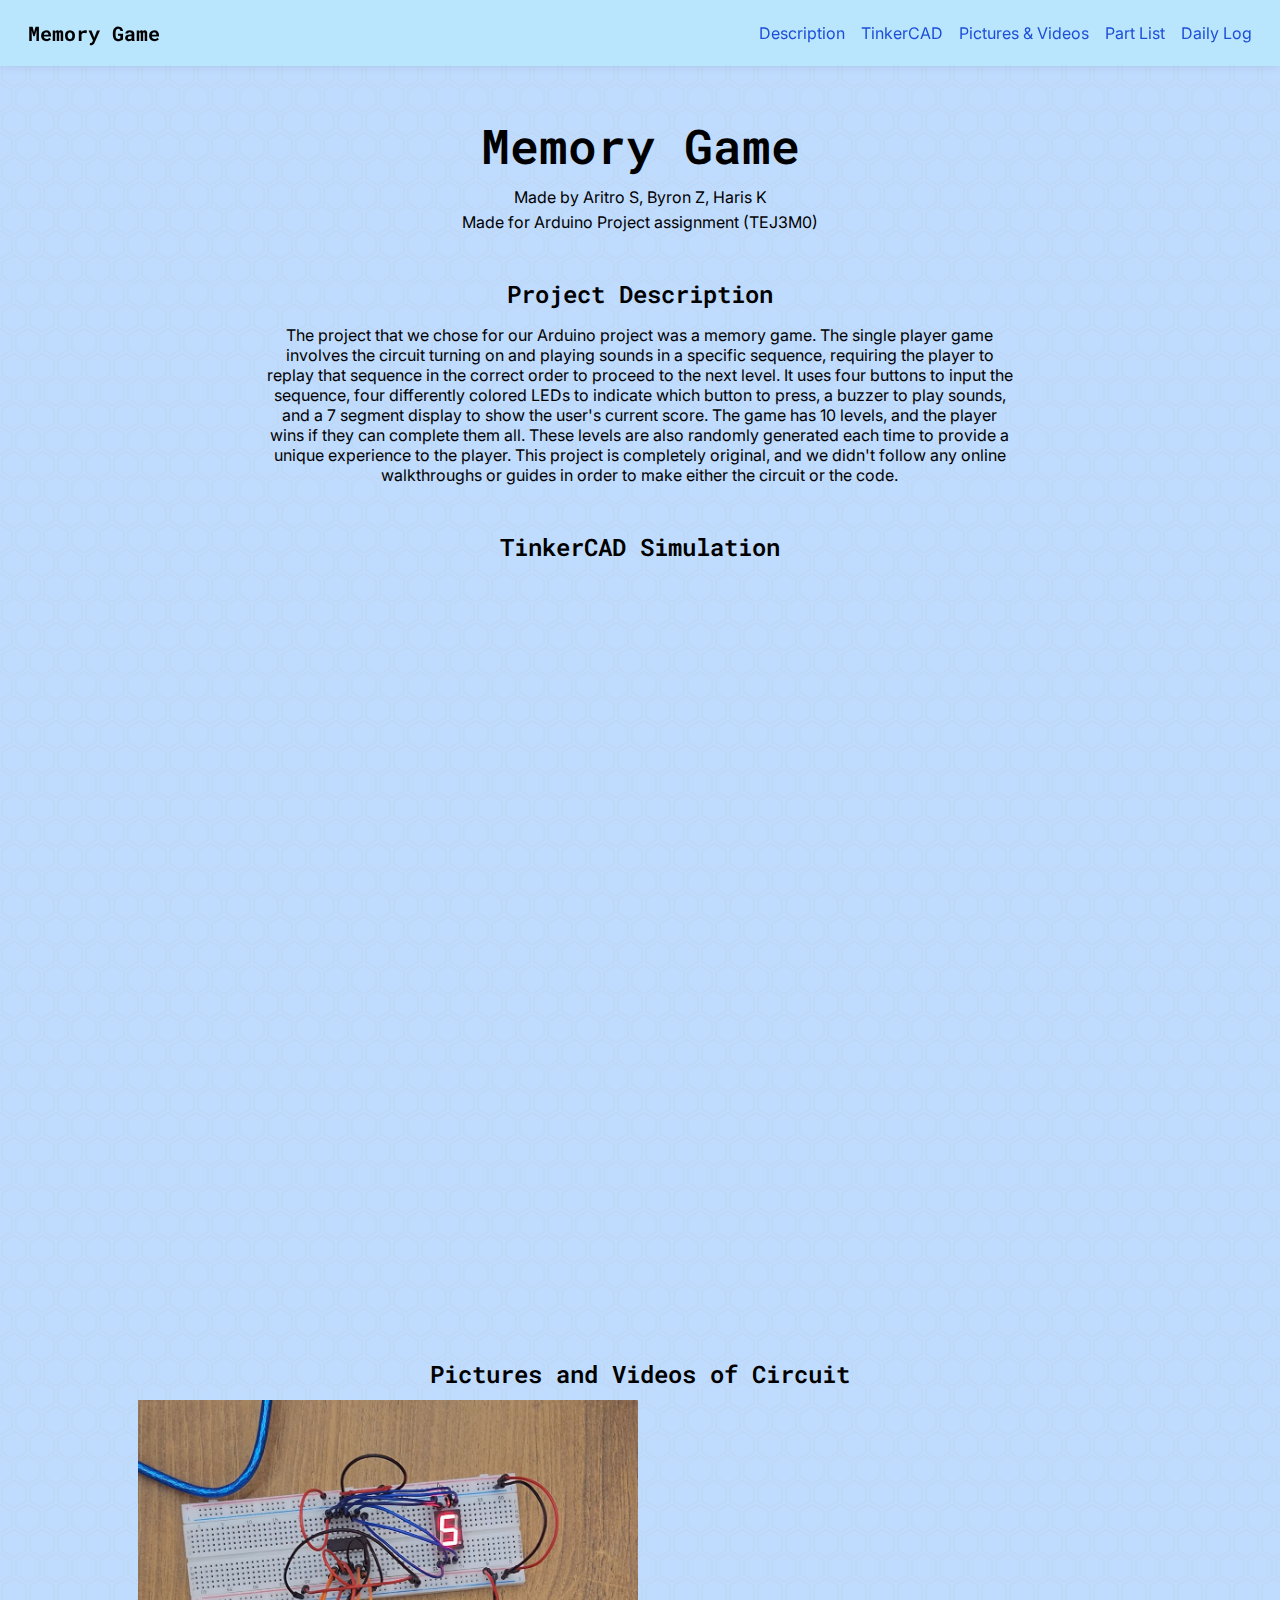
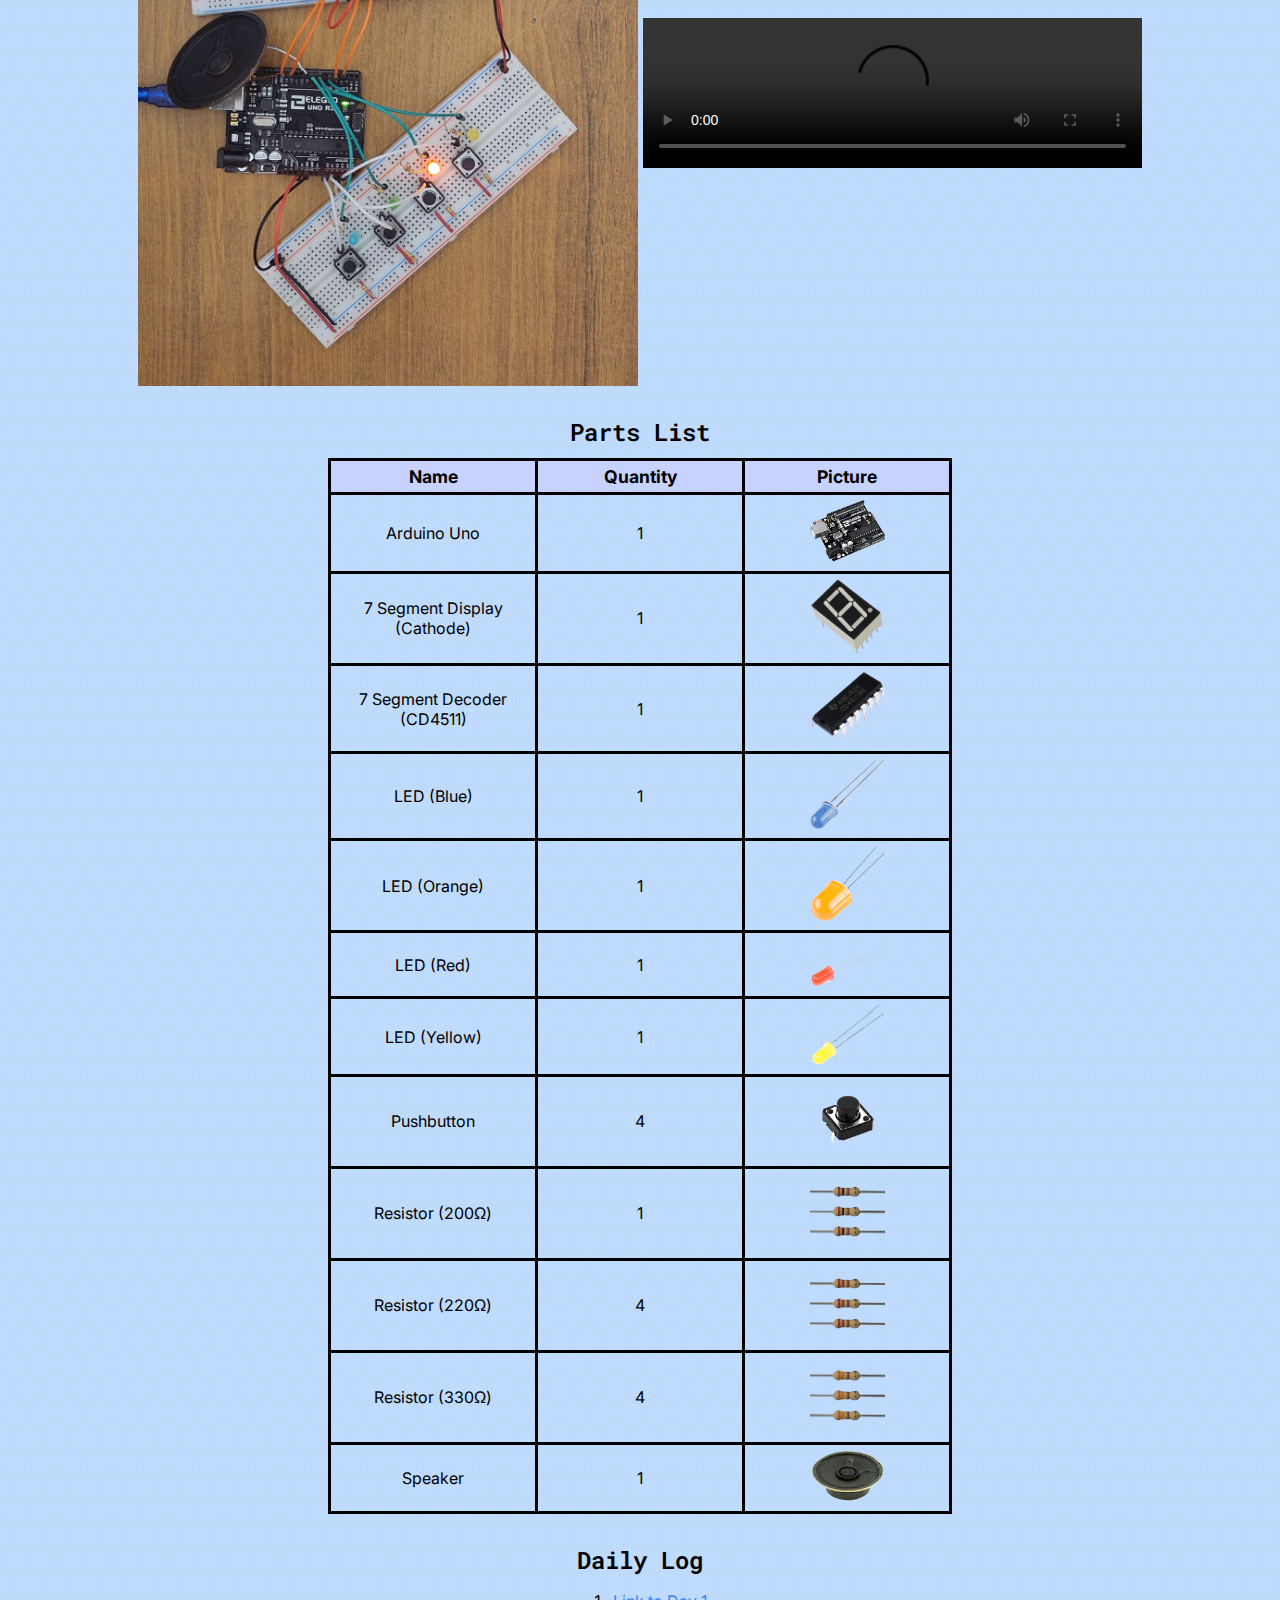
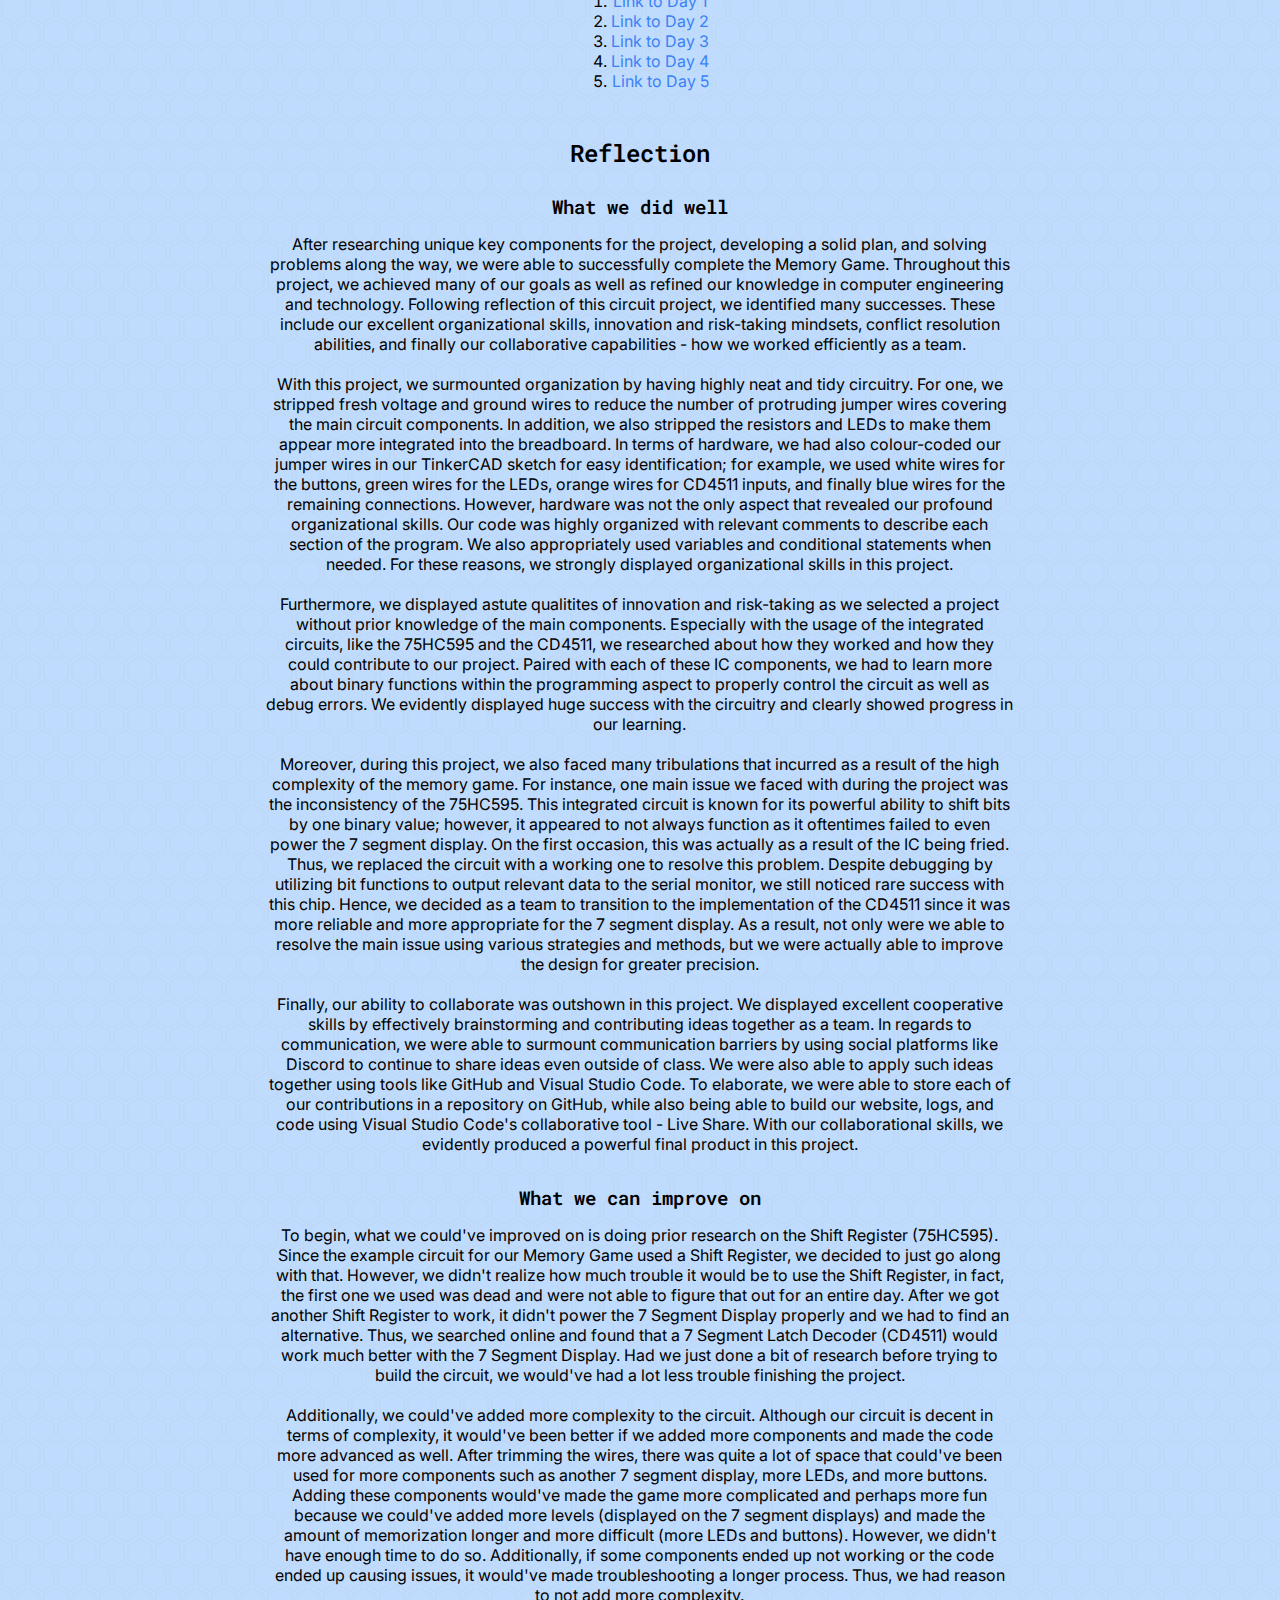
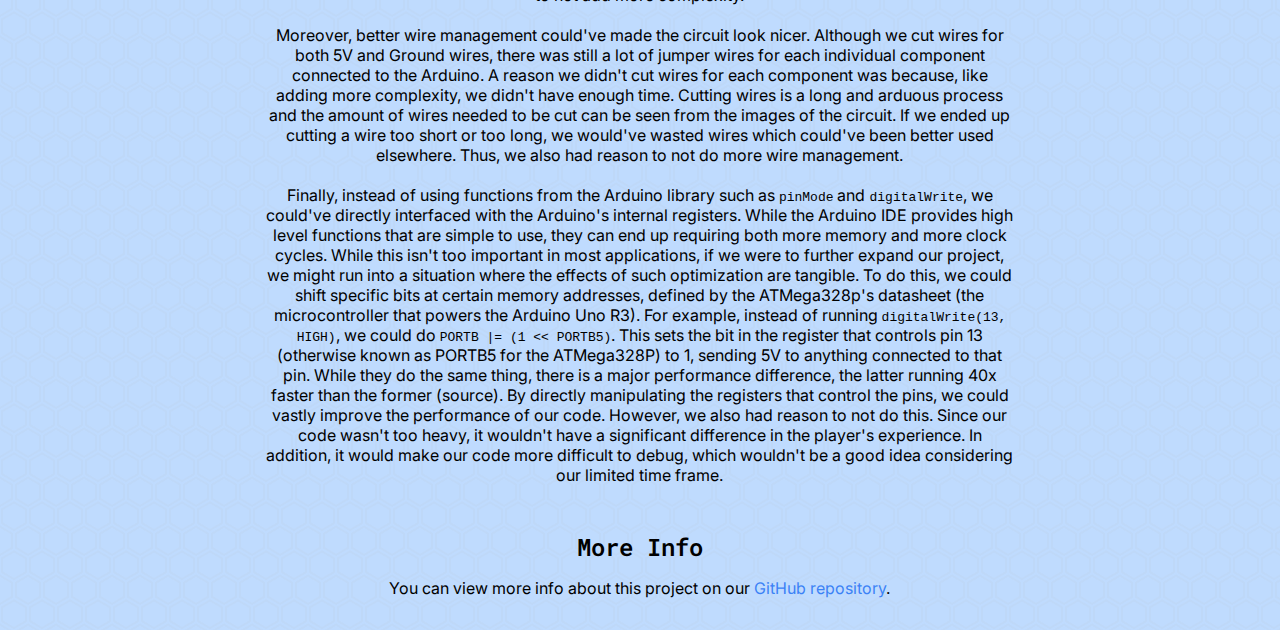
<file: index.html>
<!DOCTYPE html>

<html>

<head>
    <title>Memory Game - Daily Log</title>

    <link rel="preconnect" href="https://fonts.googleapis.com">
    <link rel="preconnect" href="https://fonts.gstatic.com" crossorigin>
    <link
        href="https://fonts.googleapis.com/css2?family=Inter:wght@100;200;300;400;500;600;700;800&family=Roboto+Mono:wght@500;600&display=swap"
        rel="stylesheet">
    <link rel="stylesheet" href="style.css">
</head>

<body>
    <nav class="navbar">
        <p class="nav-title">Memory Game</p>

        <div class="nav-links">
            <a class="nav-link" href="#project-description">Description</a>
            <a class="nav-link" href="#tinkercad">TinkerCAD</a>
            <a class="nav-link" href="#pics-videos">Pictures & Videos</a>
            <a class="nav-link" href="#parts-list">Part List</a>
            <a class="nav-link" href="#daily-log">Daily Log</a>
        </div>
    </nav>

    <main>
        <h1 class="title center">Memory Game</h1>
        <p class="subtitle center" style="margin-bottom: 5px;">Made by Aritro S, Byron Z, Haris K</p>
        <p class="subtitle center">Made for Arduino Project assignment (TEJ3M0)</p>

        <section style="display: flex; flex-direction: column; align-items: center; gap: 0;" id="project-description">
            <h2 class="center" style="margin-top: 30px; margin-bottom: 10px;">Project Description</h2>
            <p class="center" style="width: 60%; margin-top: 5px;">
                The project that we chose for our Arduino project was a memory game. The single player game involves the
                circuit turning on and playing sounds in a specific sequence, requiring the player to replay that
                sequence
                in the correct order to proceed to the next level. It uses four buttons to input the sequence, four
                differently colored LEDs to indicate which button to press, a buzzer to play sounds, and a 7 segment
                display
                to show the user&#39;s current score. The game has 10 levels, and the player wins if they can complete
                them
                all.
                These levels are also randomly generated each time to provide a unique experience to the player. This
                project is completely original, and we didn&#39;t follow any online walkthroughs or guides in order to
                make
                either the circuit or the code.
            </p>
        </section>

        <section style="display: flex; flex-direction: column; align-items: center; gap: 0; margin-bottom: 50px;" id="tinkercad">
            <h2 class="center" style="margin-top: 30px; margin-bottom: 10px;">TinkerCAD Simulation</h2>

            <iframe style="width: 60%; margin-top: 5px;" width="700" height="700"
                src="https://www.tinkercad.com/embed/dRhVC8RqspU?editbtn=1" frameborder="0" marginwidth="0"
                marginheight="0" scrolling="no"></iframe>
        </section>

        <section style="display: flex; flex-direction: column; align-items: center; gap: 0;" id="pics-videos">
            <h2 class="center" style="margin-top: 30px; margin-bottom: 10px;">Pictures and Videos of Circuit</h2>

            <div style="display: flex; flex-direction: row; justify-content: center; align-items: center; gap: 5px;">
                <img src="https://hariskhawja.github.io/Memory-Game/media/pictures/circuit.jpg" alt="Circuit" style="width: min(max(300px, 40%), 500px);" />
                <video src="https://hariskhawja.github.io/Memory-Game/media/videos/circuit_demo_compressed.mp4" controls
                    style="width: min(max(300px, 40%), 500px);"></video>
            </div>
        </section>

        <section style="display: flex; flex-direction: column; align-items: center; gap: 0;" id="parts-list">
            <h2 class="center" style="margin-top: 30px; margin-bottom: 10px;">Parts List</h2>
            <table class="part-list" style="width: max(300px, 50%);">
                <tr>
                    <th>Name</th>
                    <th>Quantity</th>
                    <th>Picture</th>
                </tr>

                <tr>
                    <td>Arduino Uno</td>
                    <td>1</td>
                    <td><img src="https://hariskhawja.github.io/Memory-Game/media/pictures/parts-list/arduino-uno.png" alt="Arduino Uno" width="100px"></td>
                </tr>

                <tr>
                    <td>7 Segment Display (Cathode)</td>
                    <td>1</td>
                    <td><img src="https://hariskhawja.github.io/Memory-Game/media/pictures/parts-list/7-segment-display.png" alt="7 segment display"></td>
                </tr>

                <tr>
                    <td>7 Segment Decoder (CD4511)</td>
                    <td>1</td>
                    <td><img src="https://hariskhawja.github.io/Memory-Game/media/pictures/parts-list/cd4511.png" alt="CD4511 IC" width="100px"></td>
                </tr>

                <tr>
                    <td>LED (Blue)</td>
                    <td>1</td>
                    <td><img src="https://hariskhawja.github.io/Memory-Game/media/pictures/parts-list/blue-led.png" alt="Blue LED" width="100px"></td>
                </tr>

                <tr>
                    <td>LED (Orange)</td>
                    <td>1</td>
                    <td><img src="https://hariskhawja.github.io/Memory-Game/media/pictures/parts-list/orange-led.png" alt="Orange LED" width="100px"></td>
                </tr>

                <tr>
                    <td>LED (Red)</td>
                    <td>1</td>
                    <td><img src="https://hariskhawja.github.io/Memory-Game/media/pictures/parts-list/red-led.png" alt="Red LED" width="100px"></td>
                </tr>

                <tr>
                    <td>LED (Yellow)</td>
                    <td>1</td>
                    <td><img src="https://hariskhawja.github.io/Memory-Game/media/pictures/parts-list/yellow-led.png" alt="Yellow LED" width="100px"></td>
                </tr>

                <tr>
                    <td>Pushbutton</td>
                    <td>4</td>
                    <td><img src="https://hariskhawja.github.io/Memory-Game/media/pictures/parts-list/pushbutton.png" alt="Pushbutton" width="100px"></td>
                </tr>

                <tr>
                    <td>Resistor (200Ω)</td>
                    <td>1</td>
                    <td><img src="https://hariskhawja.github.io/Memory-Game/media/pictures/parts-list/resistor-200.png" alt="200Ω resistor" width="100px"></td>
                </tr>

                <tr>
                    <td>Resistor (220Ω)</td>
                    <td>4</td>
                    <td><img src="https://hariskhawja.github.io/Memory-Game/media/pictures/parts-list/resistor-220.png" alt="220Ω resistor" width="100px"></td>
                </tr>

                <tr>
                    <td>Resistor (330Ω)</td>
                    <td>4</td>
                    <td><img src="https://hariskhawja.github.io/Memory-Game/media/pictures/parts-list/resistor-330.png" alt="330Ω resistor" width="100px"></td>
                </tr>

                <tr>
                    <td>Speaker</td>
                    <td>1</td>
                    <td><img src="https://hariskhawja.github.io/Memory-Game/media/pictures/parts-list/speaker.png" alt="Speaker" width="100px"></td>
                </tr>
            </table>
        </section>

        <section style="display: flex; flex-direction: column; align-items: center; gap: 0;" id="daily-log">
            <h2 class="center" style="margin-top: 30px; margin-bottom: 10px;">Daily Log</h2>
            <ol class="center" style="margin-top: 5px;">
                <li><a href="./day1.html" class="link">Link to Day 1</a></li>
                <li><a href="./day2.html" class="link">Link to Day 2</a></li>
                <li><a href="./day3.html" class="link">Link to Day 3</a></li>
                <li><a href="./day4.html" class="link">Link to Day 4</a></li>
                <li><a href="./day5.html" class="link">Link to Day 5</a></li>
            </ol>
        </section>

        <section style="display: flex; flex-direction: column; align-items: center; gap: 0;">
            <h2 class="center" style="margin-top: 30px; margin-bottom: 10px;">Reflection</h2>

            <h3 class="center" style="margin-top: 15px; margin-bottom: 10px;">What we did well</h2>
            <p class="center" style="width: 60%; margin-top: 5px;">
                After researching unique key components for the project, developing a solid plan, and solving problems along the way, 
                we were able to successfully complete the Memory Game. Throughout this project, we achieved many of our goals as well as refined our knowledge in computer engineering and technology.
                Following reflection of this circuit project, we identified many successes. These include our excellent organizational skills, innovation and risk-taking mindsets, conflict resolution abilities,
                and finally our collaborative capabilities - how we worked efficiently as a team.
                
                <br />
                <br />
                
                With this project, we surmounted organization by having highly neat and tidy circuitry. For one, we stripped fresh voltage and ground wires to reduce the number of protruding jumper wires covering the main circuit components.
                In addition, we also stripped the resistors and LEDs to make them appear more integrated into the breadboard. In terms of hardware, we had also colour-coded our jumper wires in our TinkerCAD sketch for easy identification; for example, we used white 
                wires for the buttons, green wires for the LEDs, orange wires for CD4511 inputs, and finally blue wires for the remaining connections. However, hardware was not the only aspect that revealed our profound organizational skills.
                Our code was highly organized with relevant comments to describe each section of the program. We also appropriately used variables and conditional statements when needed. For these reasons, we strongly displayed organizational skills
                in this project.
                
                <br />
                <br />
                
                Furthermore, we displayed astute qualitites of innovation and risk-taking as we selected a project without prior knowledge of the main components. Especially with the usage of the integrated circuits,
                like the 75HC595 and the CD4511, we researched about how they worked and how they could contribute to our project. Paired with each of these IC components, we had to learn more about binary functions within the programming aspect to properly
                control the circuit as well as debug errors. We evidently displayed huge success with the circuitry and clearly showed progress in our learning.
                
                <br />
                <br />
                
                Moreover, during this project, we also faced many tribulations that incurred as a result of the high complexity of the memory game. For instance, one main issue we faced with during the project was the inconsistency of the 75HC595. This integrated circuit is known
                for its powerful ability to shift bits by one binary value; however, it appeared to not always function as it oftentimes failed to even power the 7 segment display. On the first occasion, this was actually as a result of the IC being fried. Thus, we replaced the circuit
                with a working one to resolve this problem. Despite debugging by utilizing bit functions to output relevant data to the serial monitor, we still noticed rare success with this chip. Hence, we decided as a team to transition to the implementation of the CD4511 
                since it was more reliable and more appropriate for the 7 segment display. As a result, not only were we able to resolve the main issue using various strategies and methods, but we were actually able to improve the design for greater precision.
                
                <br />
                <br />

                Finally, our ability to collaborate was outshown in this project. We displayed excellent cooperative skills by effectively brainstorming and contributing ideas together as a team. In regards to communication, we were able to surmount communication barriers by using 
                social platforms like Discord to continue to share ideas even outside of class. We were also able to apply such ideas together using tools like GitHub and Visual Studio Code. To elaborate, we were able to store each of our contributions in a repository on GitHub, while 
                also being able to build our website, logs, and code using Visual Studio Code's collaborative tool - Live Share. With our collaborational skills, we evidently produced a powerful final product in this project.
            </p>

            <h3 class="center" style="margin-top: 15px; margin-bottom: 10px;">What we can improve on</h2>
                <p class="center" style="width: 60%; margin-top: 5px;">
                    To begin, what we could've improved on is doing prior research on the Shift Register (75HC595).
                    Since the example circuit for our Memory Game used a Shift Register, we decided to just go along with that.
                    However, we didn't realize how much trouble it would be to use the Shift Register, 
                    in fact, the first one we used was dead and were not able to figure that out for an entire day.
                    After we got another Shift Register to work, it didn't power the 7 Segment Display properly and we had to find an alternative.
                    Thus, we searched online and found that a 7 Segment Latch Decoder (CD4511) would work much better with the 7 Segment Display.
                    Had we just done a bit of research before trying to build the circuit, we would've had a lot less trouble finishing the project.
                    
                    <br />
                    <br />

                    Additionally, we could've added more complexity to the circuit. Although our circuit is decent in terms of complexity,
                    it would've been better if we added more components and made the code more advanced as well. 
                    After trimming the wires, there was quite a lot of space that could've been used for more components such as another 7 segment display, more LEDs, and more buttons.
                    Adding these components would've made the game more complicated and perhaps more fun because we could've added more levels (displayed on the 7 segment displays)
                    and made the amount of memorization longer and more difficult (more LEDs and buttons).
                    However, we didn't have enough time to do so. Additionally, if some components ended up not working or the code ended up causing issues, 
                    it would've made troubleshooting a longer process. Thus, we had reason to not add more complexity.
                    
                    <br />
                    <br />

                    Moreover, better wire management could've made the circuit look nicer. 
                    Although we cut wires for both 5V and Ground wires, there was still a lot of jumper wires for each individual component connected to the Arduino.
                    A reason we didn't cut wires for each component was because, like adding more complexity, we didn't have enough time.
                    Cutting wires is a long and arduous process and the amount of wires needed to be cut can be seen from the images of the circuit.
                    If we ended up cutting a wire too short or too long, we would've wasted wires which could've been better used elsewhere.
                    Thus, we also had reason to not do more wire management.
                    
                    <br />
                    <br />
                
                    Finally, instead of using functions from the Arduino library such as <code>pinMode</code> and <code>digitalWrite</code>, we could've directly interfaced with the Arduino's internal registers. While the Arduino IDE provides high level functions that are simple to use, they can end up requiring both more memory and more clock cycles. While this isn't too important in most applications, if we were to further expand our project, we might run into a situation where the effects of such optimization are tangible. To do this, we could shift specific bits at certain memory addresses, defined by the ATMega328p's datasheet (the microcontroller that powers the Arduino Uno R3).  
                    For example, instead of running <code>digitalWrite(13, HIGH)</code>, we could do <code>PORTB |= (1 << PORTB5)</code>. This sets the bit in the register that controls pin 13 (otherwise known as PORTB5 for the ATMega328P) to 1, sending 5V to anything connected to that pin. 
                    While they do the same thing, there is a major performance difference, the latter running 40x faster than the former (<a href: "https://timodenk.com/blog/port-manipulation-and-arduino-digitalwrite-performance">source</a>). By directly manipulating the registers that control the pins, we could vastly improve the performance of our code. However, we also had reason to not do this. Since our code wasn't too heavy, it wouldn't have a significant difference in the player's experience. In addition, it would make our code more difficult to debug, 
                    which wouldn't be a good idea considering our limited time frame.
                </p>
        </section>

        <section style="display: flex; flex-direction: column; align-items: center; gap: 0;">
            <h2 class="center" style="margin-top: 30px; margin-bottom: 10px;">More Info</h2>
            <p class="center" style="width: 60%; margin-top: 5px;">
                You can view more info about this project on our <a href="https://github.com/hariskhawja/Memory-Game"
                    class="link" target="_blank" rel="noreferrer">GitHub repository</a>.
            </p>
        </section>
    </main>
</body>

</html>
</file>
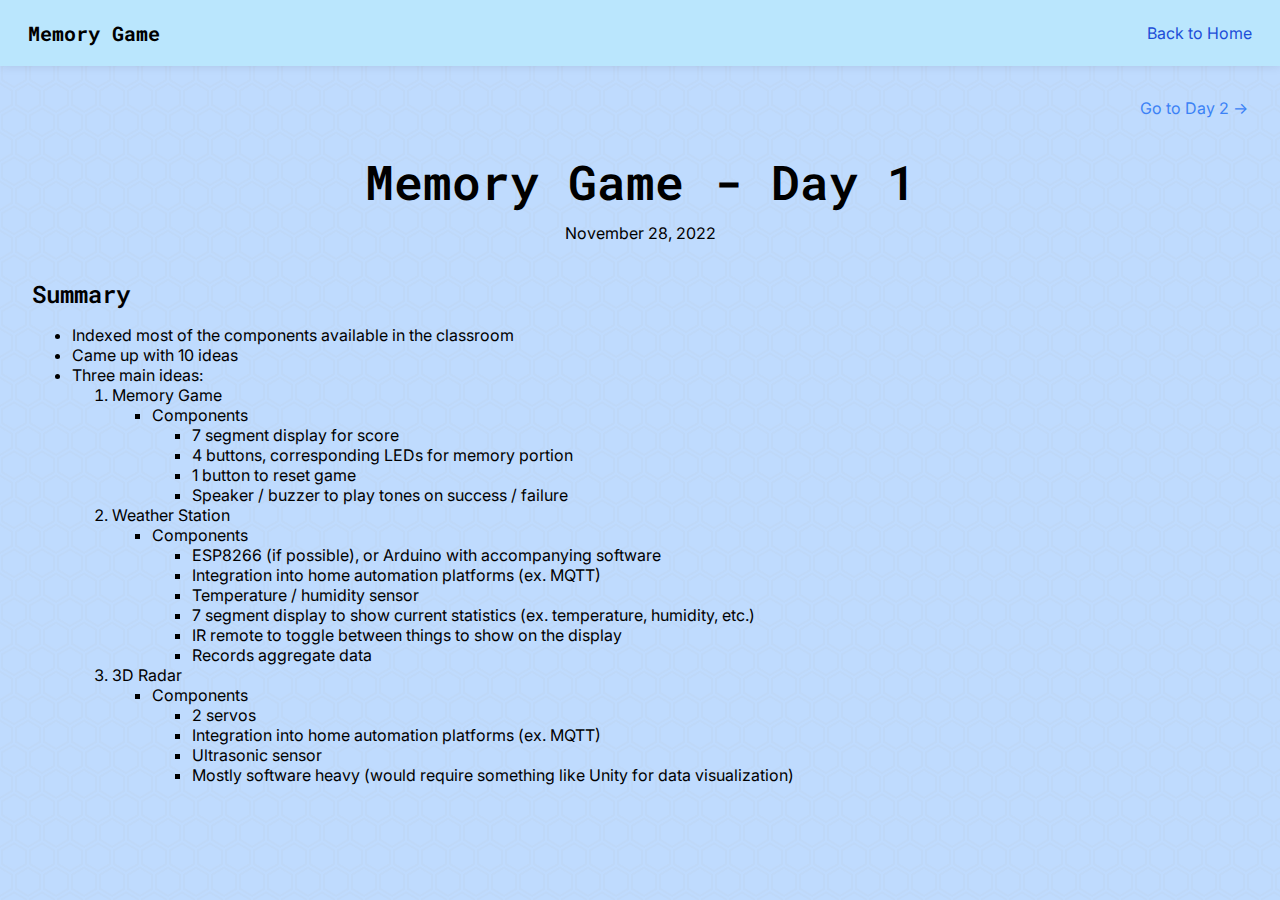
<file: day1.html>
<!DOCTYPE html>

<html>

<head>
    <title>Memory Game - Day 1</title>

    <link rel="preconnect" href="https://fonts.googleapis.com">
    <link rel="preconnect" href="https://fonts.gstatic.com" crossorigin>
    <link
        href="https://fonts.googleapis.com/css2?family=Inter:wght@100;200;300;400;500;600;700;800&family=Roboto+Mono:wght@500;600&display=swap"
        rel="stylesheet">
    <link rel="stylesheet" href="style.css">
    <link rel="stylesheet" href="log.css">
</head>

<body>
    <nav class="navbar">
        <p class="nav-title">Memory Game</p>

        <div class="nav-links">
            <a class="nav-link" href="./">Back to Home</a>
        </div>
    </nav>

    <main>
        <div style="width: 100%; display: flex; flex-direction: row; justify-content: space-between;">
            <a href=""></a>
            <a href="./day2.html" class="link">Go to Day 2 →</a>
        </div>

        <h1 class="title center">Memory Game - Day 1</h1>
        <p class="subtitle center" style="margin-bottom: 5px;">November 28, 2022</p>

        <section style="display: flex; flex-direction: column; gap: 0;" id="project-description">
            <h2 class="" style="margin-top: 30px; margin-bottom: 10px;">Summary</h2>

            <ul style="margin-top: 5px;">
                <li>Indexed most of the components available in the classroom</li>
                <li>Came up with 10 ideas</li>
                <li>Three main ideas:</li>
                <ol>
                    <li>Memory Game</li>
                    <ul>
                        <li>Components</li>
                        <ul>
                            <li>7 segment display for score</li>
                            <li>4 buttons, corresponding LEDs for memory portion</li>
                            <li>1 button to reset game</li>
                            <li>Speaker / buzzer to play tones on success / failure</li>
                        </ul>
                    </ul>

                    <li>Weather Station</li>
                    <ul>
                        <li>Components</li>
                        <ul>
                            <li>ESP8266 (if possible), or Arduino with accompanying software</li>
                            <li>Integration into home automation platforms (ex. MQTT)</li>
                            <li>Temperature / humidity sensor</li>
                            <li>7 segment display to show current statistics (ex. temperature, humidity, etc.)</li>
                            <li>IR remote to toggle between things to show on the display</li>
                            <li>Records aggregate data</li>
                        </ul>
                    </ul>

                    <li>3D Radar</li>
                    <ul>
                        <li>Components</li>
                        <ul>
                            <li>2 servos</li>
                            <li>Integration into home automation platforms (ex. MQTT)</li>
                            <li>Ultrasonic sensor</li>
                            <li>Mostly software heavy (would require something like Unity for data visualization)</li>
                        </ul>
                    </ul>
                </ol>
            </ul>
        </section>
    </main>
</body>

</html>
</file>
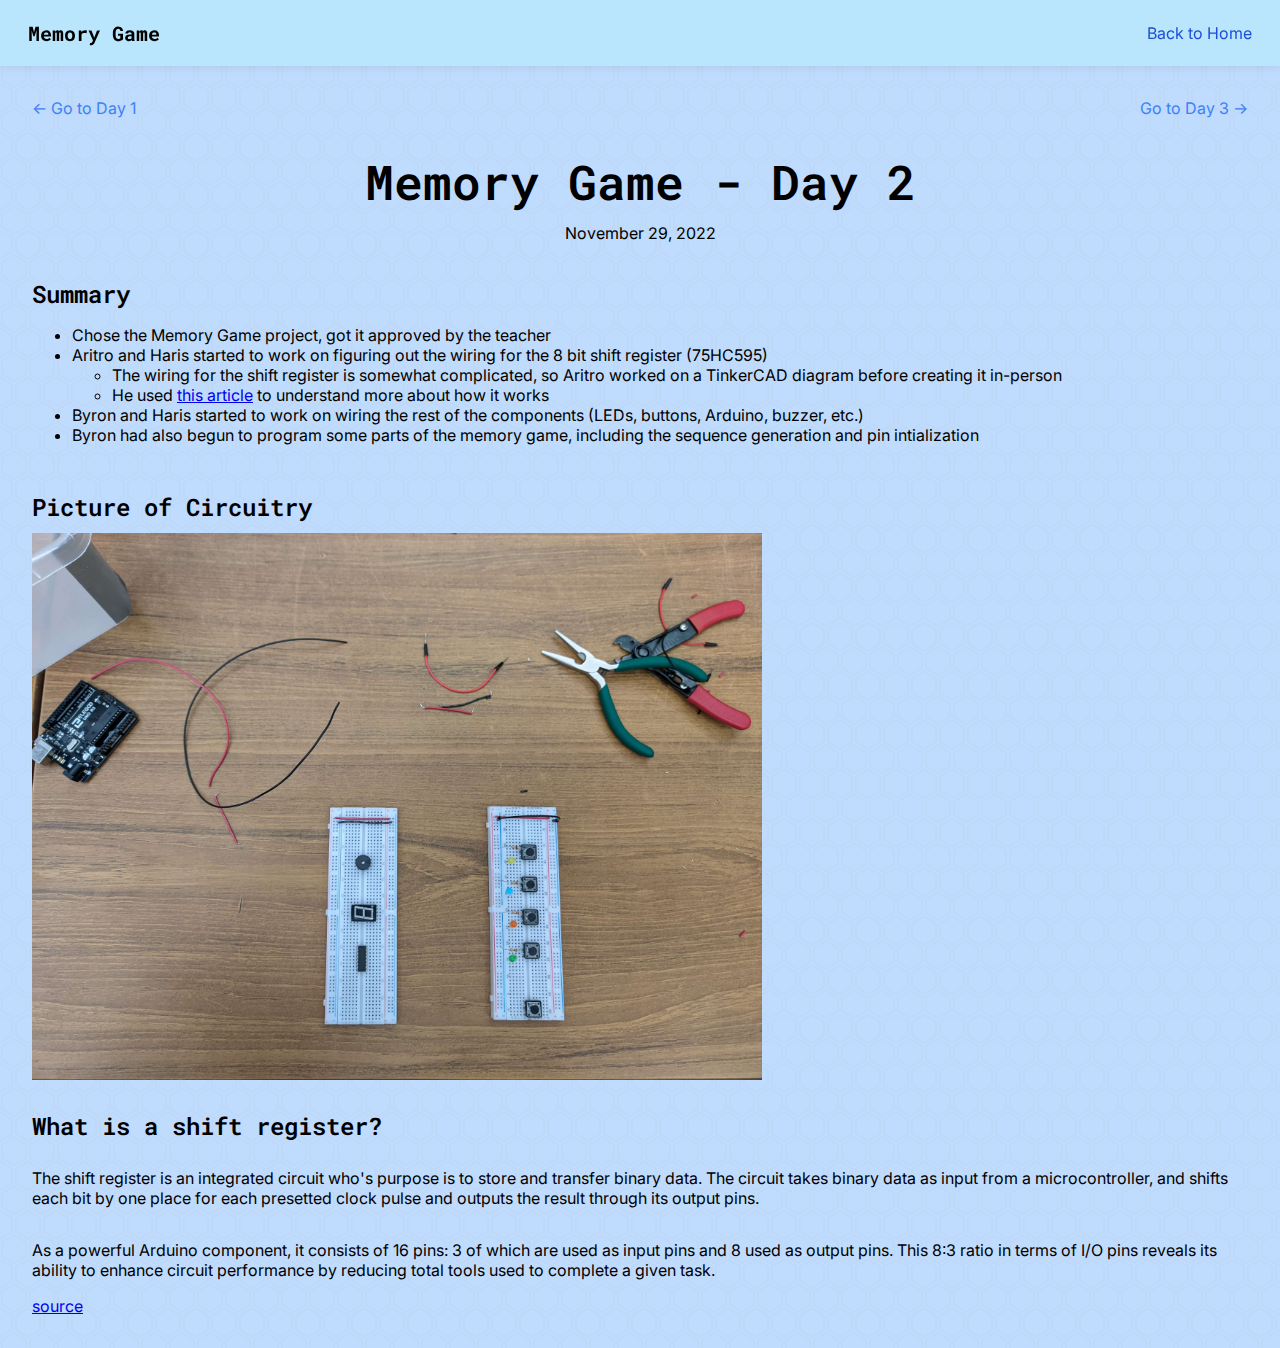
<file: day2.html>
<!DOCTYPE html>

<html>

<head>
    <title>Memory Game - Day 2</title>

    <link rel="preconnect" href="https://fonts.googleapis.com">
    <link rel="preconnect" href="https://fonts.gstatic.com" crossorigin>
    <link
        href="https://fonts.googleapis.com/css2?family=Inter:wght@100;200;300;400;500;600;700;800&family=Roboto+Mono:wght@500;600&display=swap"
        rel="stylesheet">
    <link rel="stylesheet" href="style.css">
    <link rel="stylesheet" href="log.css">
</head>

<body>
    <nav class="navbar">
        <p class="nav-title">Memory Game</p>

        <div class="nav-links">
            <a class="nav-link" href="./">Back to Home</a>
        </div>
    </nav>

    <main>
        <div style="width: 100%; display: flex; flex-direction: row; justify-content: space-between;">
            <a href="./day1.html" class="link">← Go to Day 1</a>
            <a href="./day3.html" class="link">Go to Day 3 →</a>
        </div>

        <h1 class="title center">Memory Game - Day 2</h1>
        <p class="subtitle center" style="margin-bottom: 5px;">November 29, 2022</p>

        <section style="display: flex; flex-direction: column; gap: 0;" id="project-description">
            <h2 class="" style="margin-top: 30px; margin-bottom: 10px;">Summary</h2>

            <ul style="margin-top: 5px;">
                <li>Chose the Memory Game project, got it approved by the teacher</li>
                <li>Aritro and Haris started to work on figuring out the wiring for the 8 bit shift register (75HC595)</li>
                <ul>
                    <li>The wiring for the shift register is somewhat complicated, so Aritro worked on a TinkerCAD diagram before creating it in-person</li>
                    <li>He used <a href="https://lastminuteengineers.com/74hc595-shift-register-arduino-tutorial/">this article</a> to understand more about how it works</li>
                </ul>
                <li>Byron and Haris started to work on wiring the rest of the components (LEDs, buttons, Arduino, buzzer, etc.)</li>
                <li>Byron had also begun to program some parts of the memory game, including the sequence generation and pin intialization</li>
            </ul>

            <h2 class="" style="margin-top: 30px; margin-bottom: 10px;">Picture of Circuitry</h2>
            <img src="./media/pictures/pDay2.jpg" width="60%"/>

            <h2 class="" style="margin-top: 30px; margin-bottom: 10px;">What is a shift register?</h2>
            <p>The shift register is an integrated circuit who's purpose is to store and transfer binary data. The circuit takes binary data as input from a microcontroller, and shifts each bit by one place for each presetted clock pulse and outputs the result through its output pins.</p>
            <p>As a powerful Arduino component, it consists of 16 pins: 3 of which are used as input pins and 8 used as output pins. This 8:3 ratio in terms of I/O pins reveals its ability to enhance circuit performance by reducing total tools used to complete a given task.</p>
            <a href="https://electronicscoach.com/shift-register.html">source</a>
        </section>
    </main>
</body>

</html>
</file>
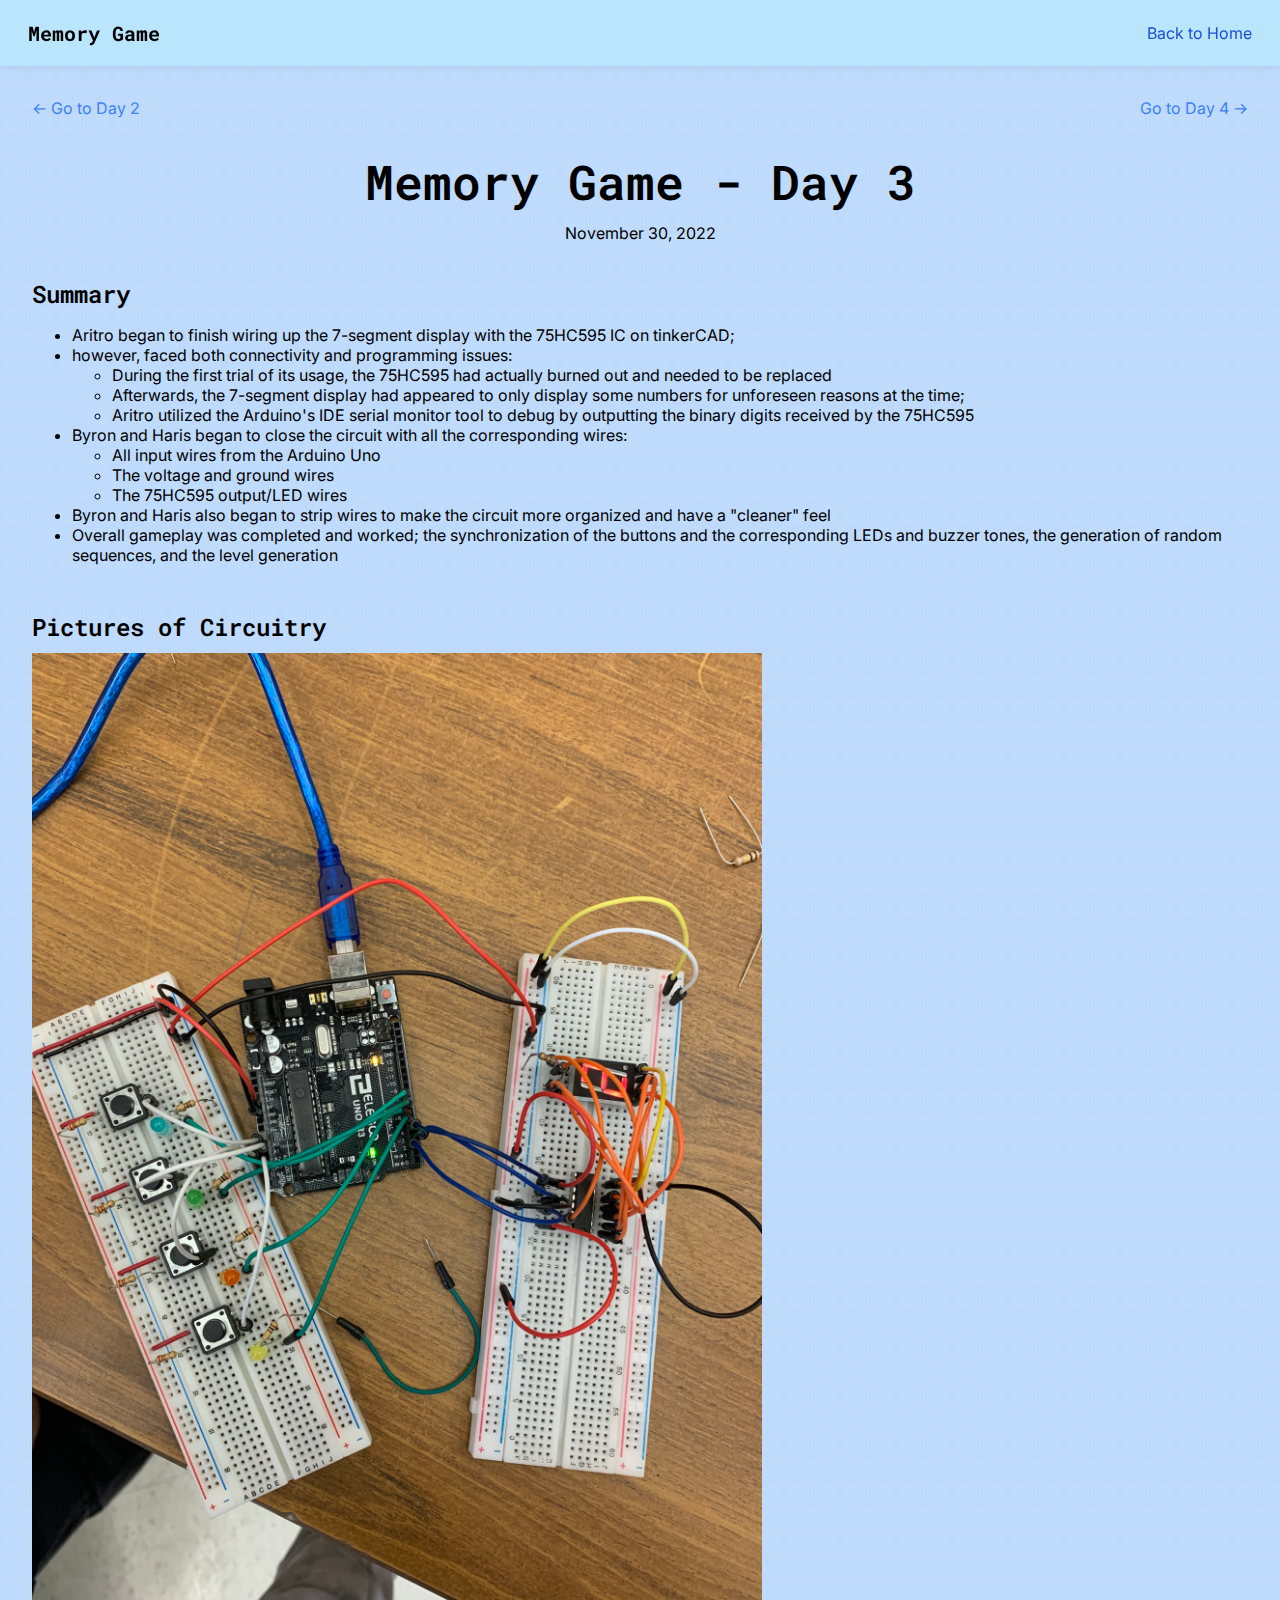
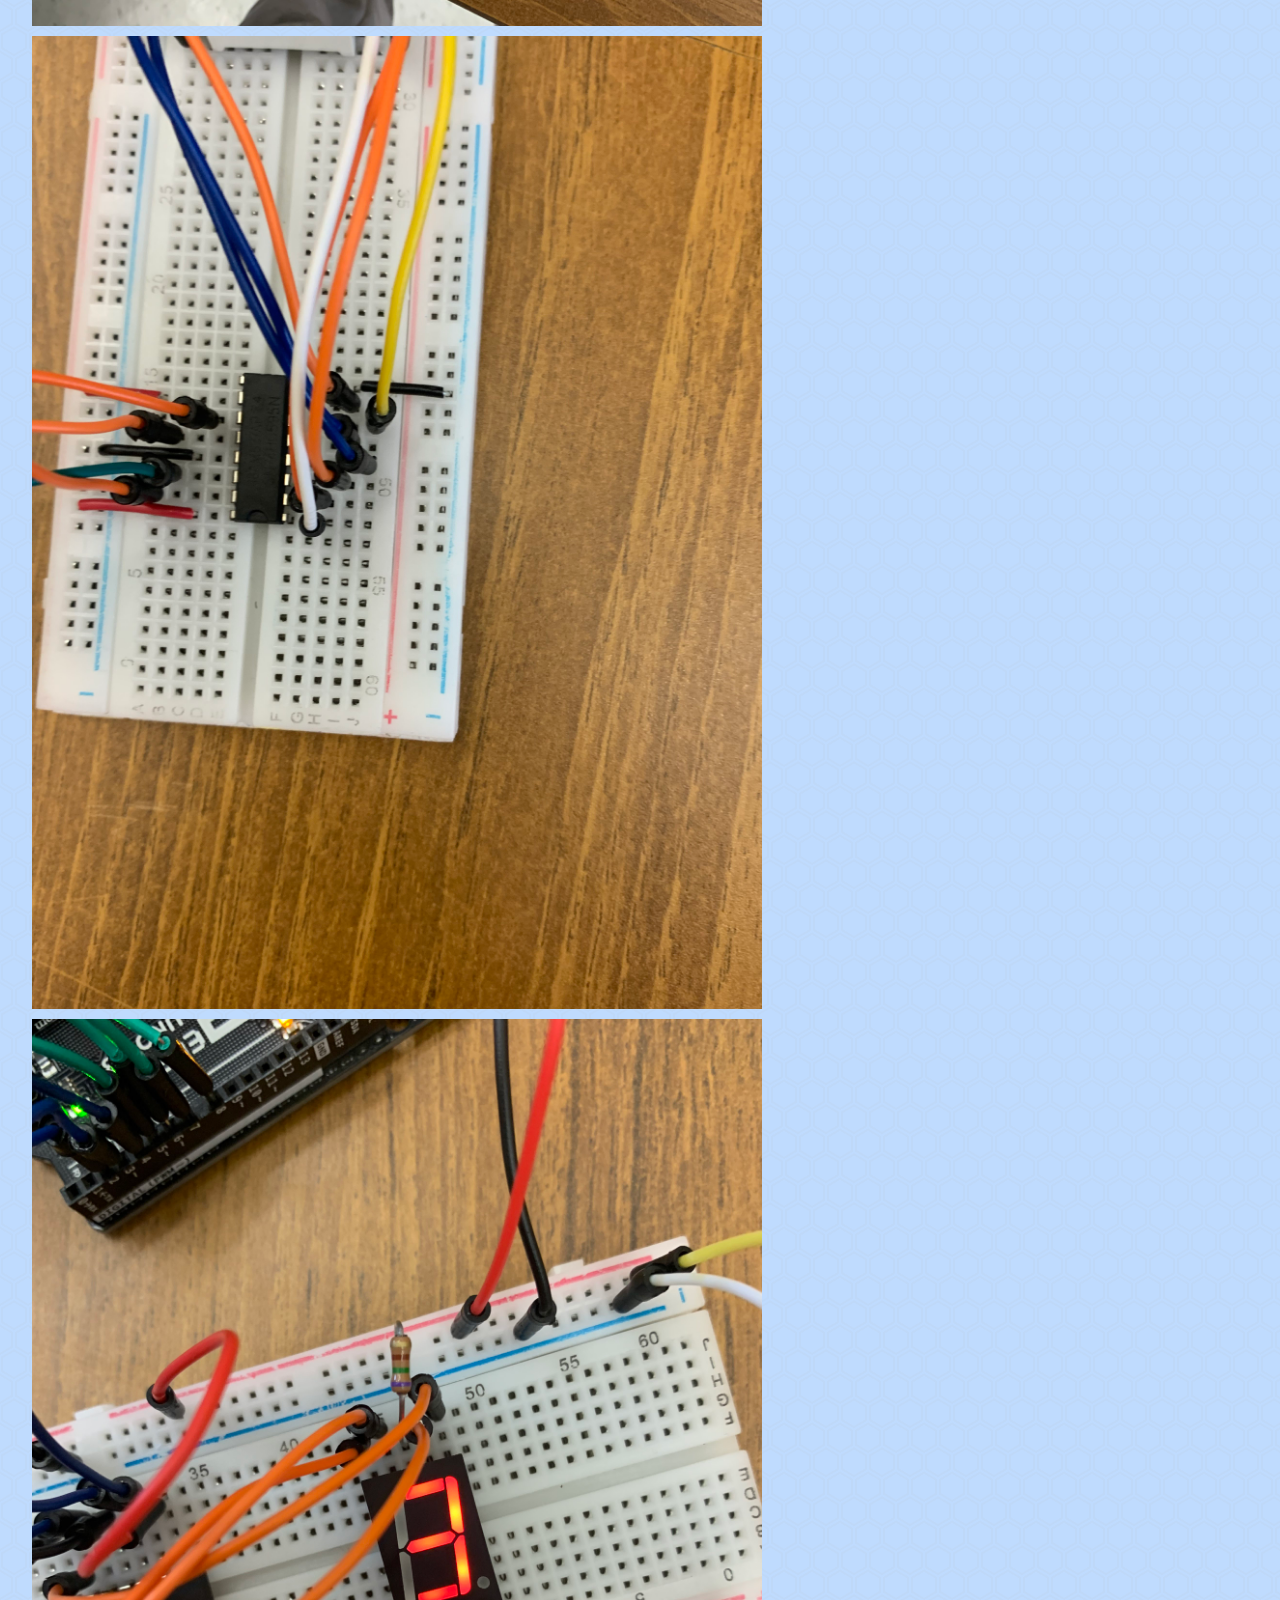
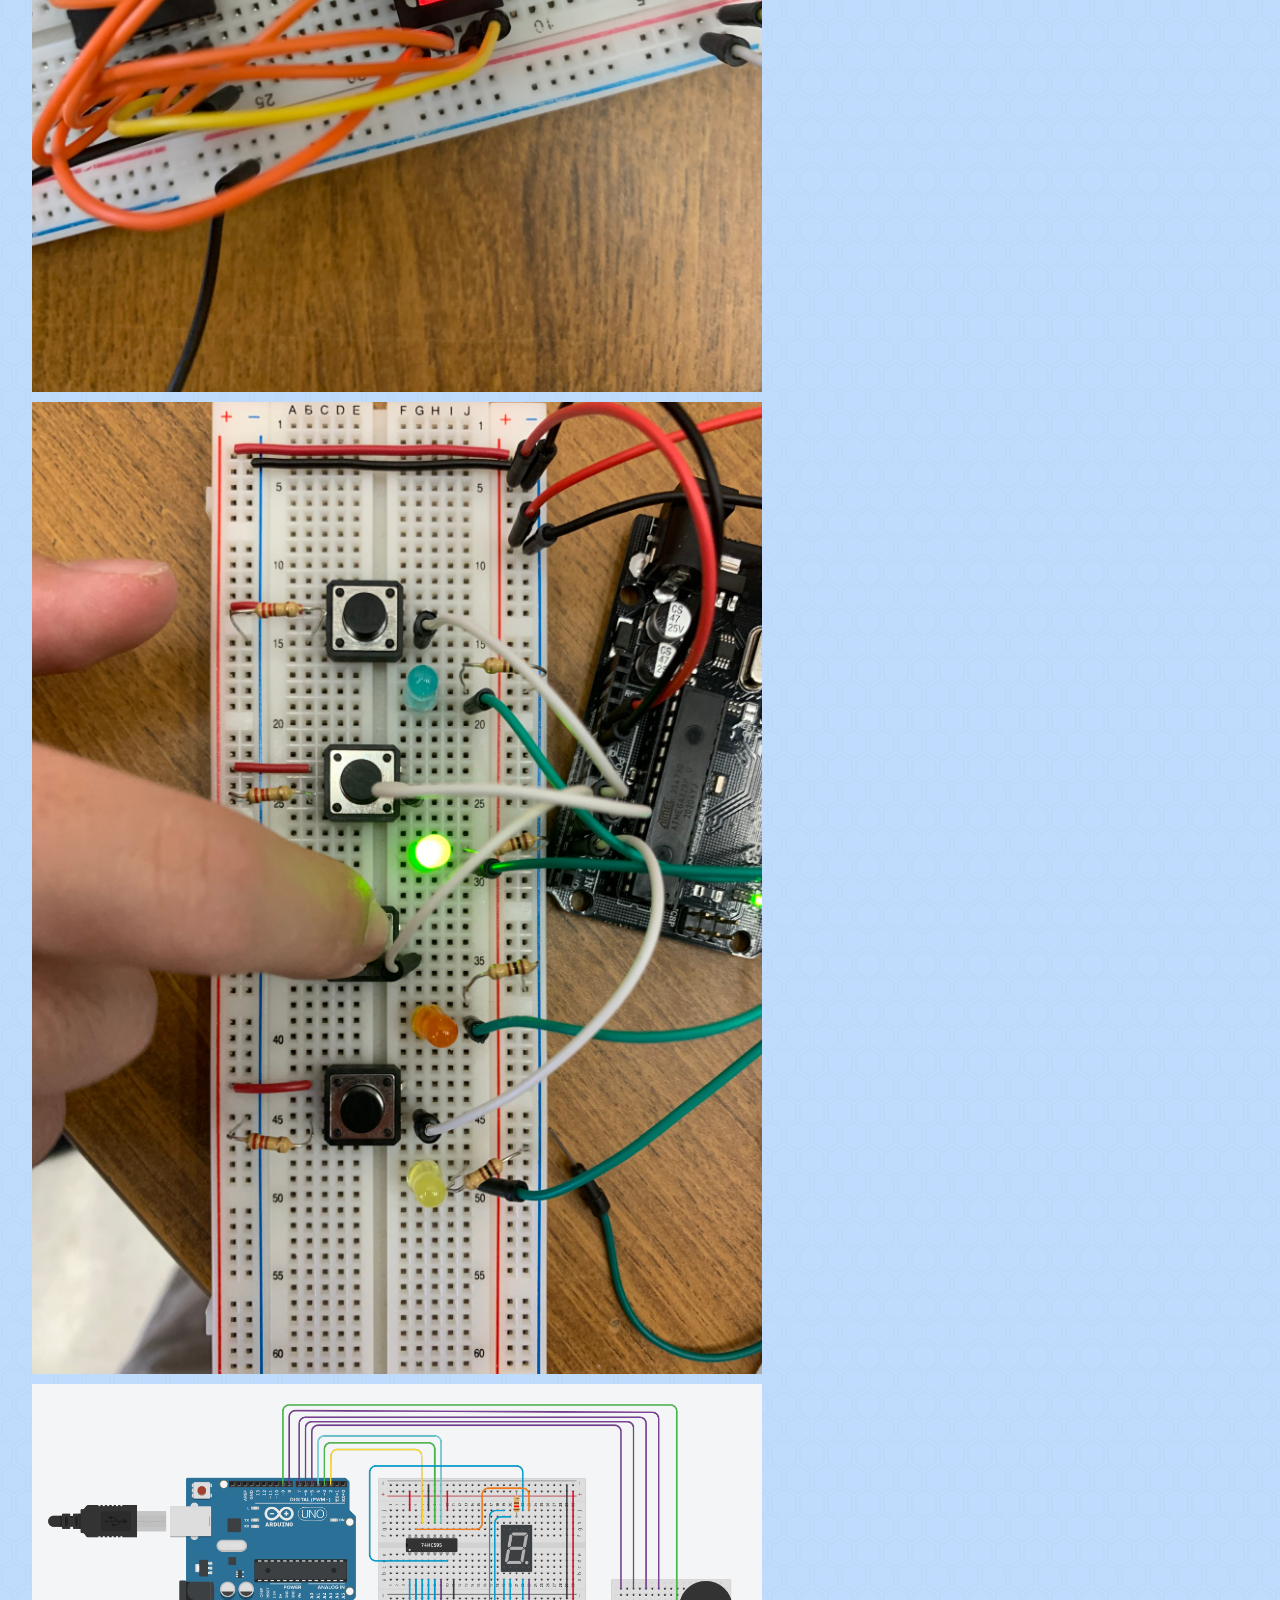
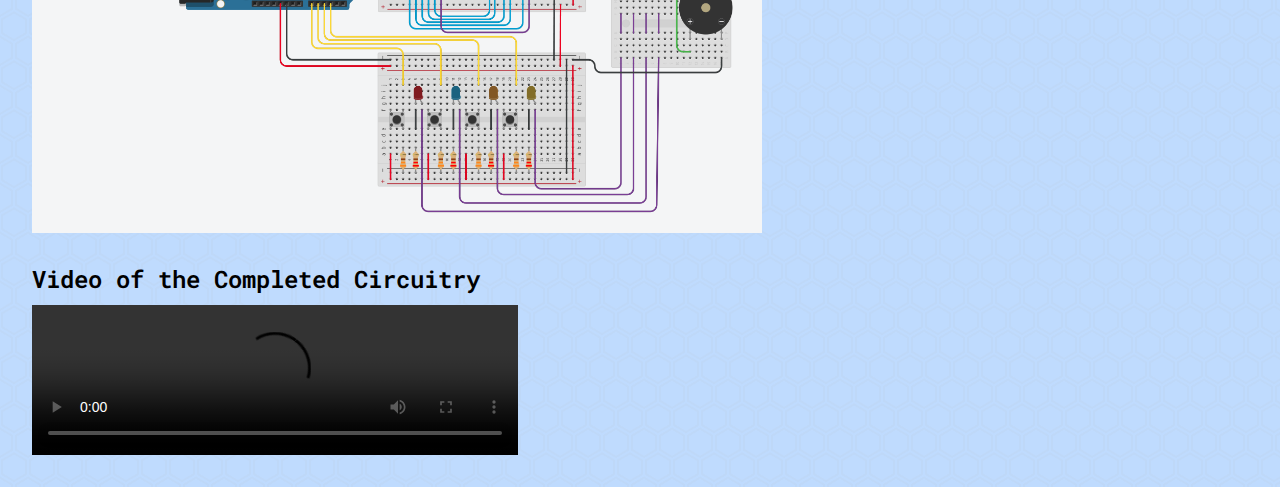
<file: day3.html>
<!DOCTYPE html>

<html>

<head>
    <title>Memory Game - Day 3</title>

    <link rel="preconnect" href="https://fonts.googleapis.com">
    <link rel="preconnect" href="https://fonts.gstatic.com" crossorigin>
    <link
        href="https://fonts.googleapis.com/css2?family=Inter:wght@100;200;300;400;500;600;700;800&family=Roboto+Mono:wght@500;600&display=swap"
        rel="stylesheet">
    <link rel="stylesheet" href="style.css">
    <link rel="stylesheet" href="log.css">
</head>

<body>
    <nav class="navbar">
        <p class="nav-title">Memory Game</p>

        <div class="nav-links">
            <a class="nav-link" href="./">Back to Home</a>
        </div>
    </nav>

    <main>
        <div style="width: 100%; display: flex; flex-direction: row; justify-content: space-between;">
            <a href="./day2.html" class="link">← Go to Day 2</a>
            <a href="./day4.html" class="link">Go to Day 4 →</a>
        </div>

        <h1 class="title center">Memory Game - Day 3</h1>
        <p class="subtitle center" style="margin-bottom: 5px;">November 30, 2022</p>

        <section style="display: flex; flex-direction: column; gap: 0;" id="project-description">
            <h2 class="" style="margin-top: 30px; margin-bottom: 10px;">Summary</h2>

            <ul style="margin-top: 5px;">
                <li>Aritro began to finish wiring up the 7-segment display with the 75HC595 IC on tinkerCAD;</li>
                <li>however, faced both connectivity and programming issues:</li>
                <ul>
                    <li>During the first trial of its usage, the 75HC595 had actually burned out and needed to be
                        replaced</li>
                    <li>Afterwards, the 7-segment display had appeared to only display some numbers for unforeseen
                        reasons at the time;</li>
                    <li>Aritro utilized the Arduino's IDE serial monitor tool to debug by outputting the binary digits
                        received by the 75HC595</li>
                </ul>
                <li>Byron and Haris began to close the circuit with all the corresponding wires:</li>
                <ul>
                    <li>All input wires from the Arduino Uno</li>
                    <li>The voltage and ground wires</li>
                    <li>The 75HC595 output/LED wires</li>
                </ul>
                <li>Byron and Haris also began to strip wires to make the circuit more organized and have a "cleaner"
                    feel</li>
                <li>Overall gameplay was completed and worked; the synchronization of the buttons and the corresponding
                    LEDs and buzzer tones, the generation of random sequences, and the level generation</li>
            </ul>
            <h2 class="" style="margin-top: 30px; margin-bottom: 10px;">Pictures of Circuitry</h2>

            <div style="display: flex; flex-direction: column; gap: 10px;">
                <img src="./media/pictures/pDay3A.jpg" width="60%" />
                <img src="./media/pictures/pDay3B.jpg" width="60%" />
                <img src="./media/pictures/pDay3C.jpg" width="60%" />
                <img src="./media/pictures/pDay3D.jpg" width="60%" />
                <img src="./media/diagrams/tDay3.jpg" width="60%" />
            </div>

            <h2 class="" style="margin-top: 30px; margin-bottom: 10px;">Video of the Completed Circuitry</h2>

            <video
                src="https://user-images.githubusercontent.com/92524990/205530881-0e522c78-80a1-449e-bac2-42dba7294a43.mp4"
                controls style="width: min(max(300px, 40%), 500px);"></video>
        </section>
    </main>
</body>

</html>
</file>
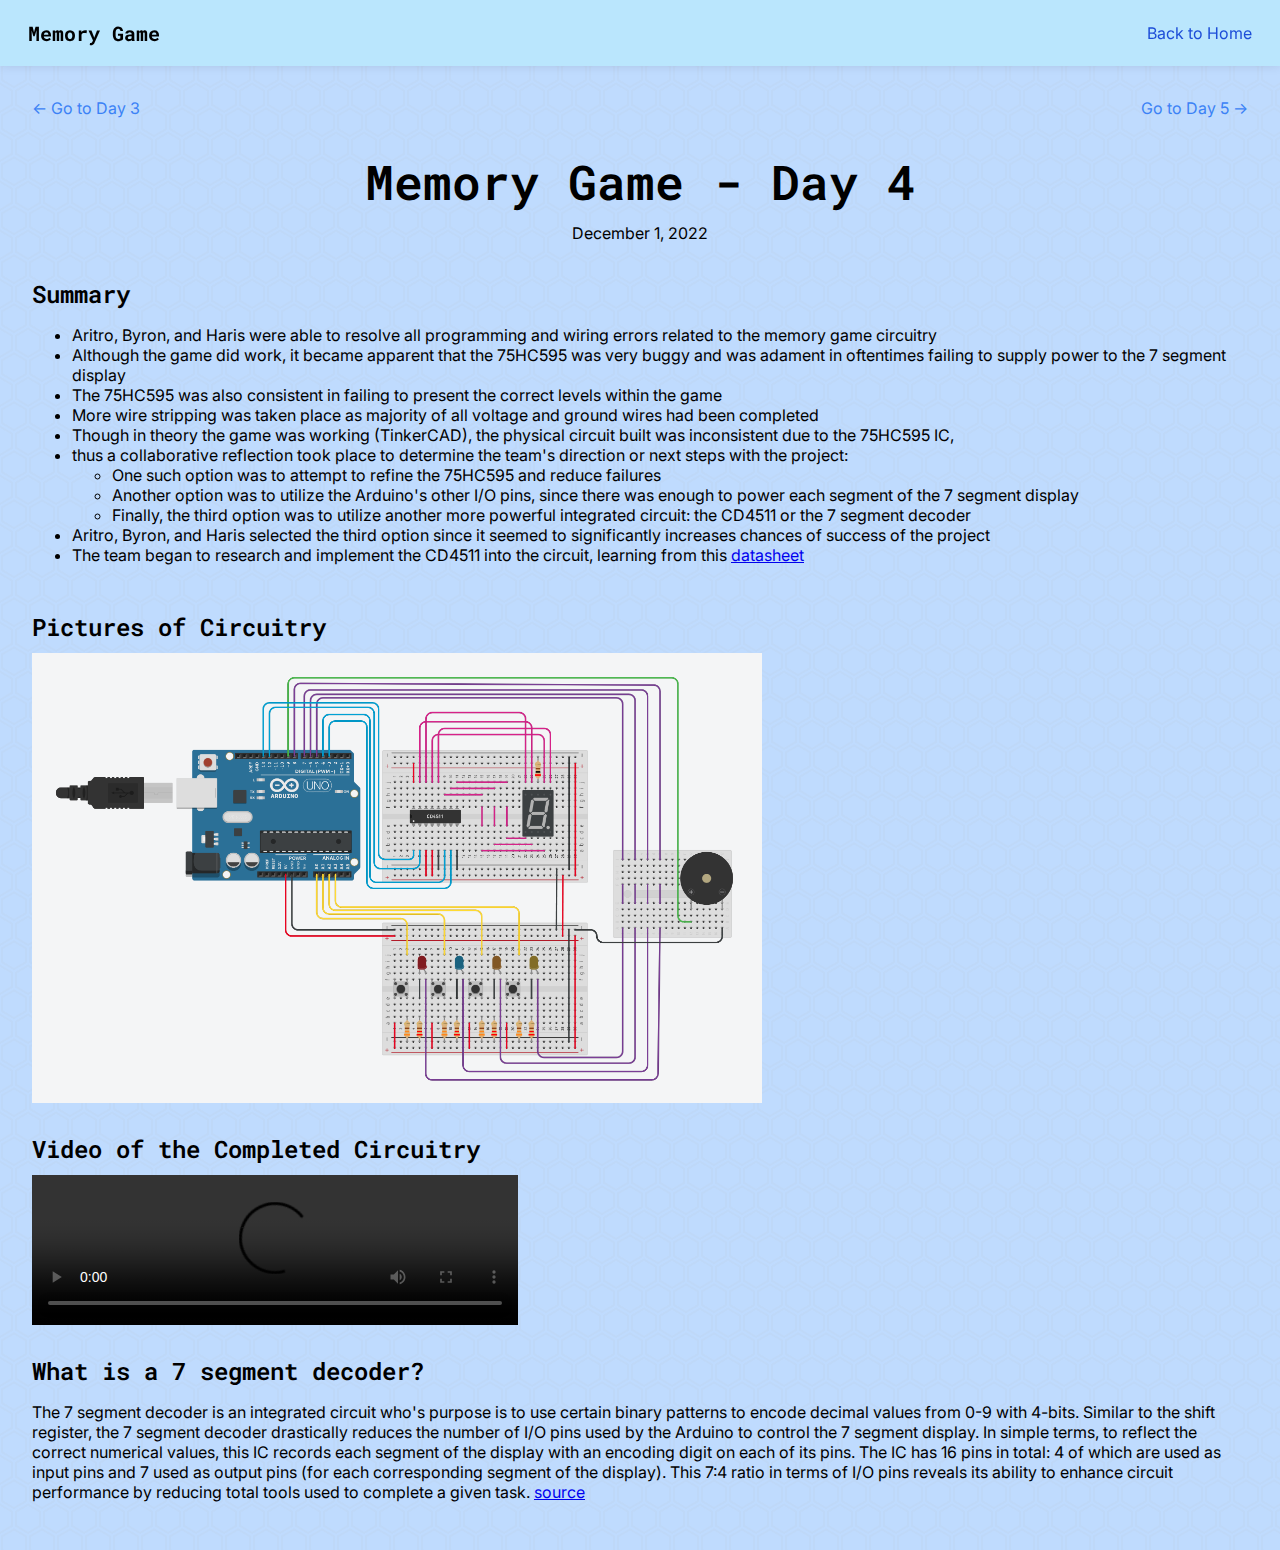
<file: day4.html>
<!DOCTYPE html>

<html>

<head>
    <title>Memory Game - Day 4</title>

    <link rel="preconnect" href="https://fonts.googleapis.com">
    <link rel="preconnect" href="https://fonts.gstatic.com" crossorigin>
    <link
        href="https://fonts.googleapis.com/css2?family=Inter:wght@100;200;300;400;500;600;700;800&family=Roboto+Mono:wght@500;600&display=swap"
        rel="stylesheet">
    <link rel="stylesheet" href="style.css">
    <link rel="stylesheet" href="log.css">
</head>

<body>
    <nav class="navbar">
        <p class="nav-title">Memory Game</p>

        <div class="nav-links">
            <a class="nav-link" href="./">Back to Home</a>
        </div>
    </nav>

    <main>
        <div style="width: 100%; display: flex; flex-direction: row; justify-content: space-between;">
            <a href="./day3.html" class="link">← Go to Day 3</a>
            <a href="./day5.html" class="link">Go to Day 5 →</a>
        </div>

        <h1 class="title center">Memory Game - Day 4</h1>
        <p class="subtitle center" style="margin-bottom: 5px;">December 1, 2022</p>

        <section style="display: flex; flex-direction: column; gap: 0;" id="project-description">
            <h2 class="" style="margin-top: 30px; margin-bottom: 10px;">Summary</h2>

            <ul style="margin-top: 5px;">
                <li>Aritro, Byron, and Haris were able to resolve all programming and wiring errors related to the memory game circuitry</li>
                <li>Although the game did work, it became apparent that the 75HC595 was very buggy and was adament in oftentimes failing to supply power to the 7 segment display</li>
                <li>The 75HC595 was also consistent in failing to present the correct levels within the game</li>
                <li>More wire stripping was taken place as majority of all voltage and ground wires had been completed</li>
                <li>Though in theory the game was working (TinkerCAD), the physical circuit built was inconsistent due to the 75HC595 IC,</li>
                <li>thus a collaborative reflection took place to determine the team's direction or next steps with the project:</li>
                <ul>
                    <li>One such option was to attempt to refine the 75HC595 and reduce failures</li>
                    <li>Another option was to utilize the Arduino's other I/O pins, since there was enough to power each segment of the 7 segment display</li>
                    <li>Finally, the third option was to utilize another more powerful integrated circuit: the CD4511 or the 7 segment decoder</li>
                </ul>
                <li>Aritro, Byron, and Haris selected the third option since it seemed to significantly increases chances of success of the project</li>
                <li>The team began to research and implement the CD4511 into the circuit, learning from this <a href="https://www.futurlec.com/4000Series/CD4511.shtml">datasheet</a></li>
            </ul>

            <h2 class="" style="margin-top: 30px; margin-bottom: 10px;">Pictures of Circuitry</h2>
            
            <img src="./media/diagrams/tDay4.jpg" width="60%"/>

            <h2 class="" style="margin-top: 30px; margin-bottom: 10px;">Video of the Completed Circuitry</h2>

            <video src="https://user-images.githubusercontent.com/92524990/205534977-3c9a5111-f35b-4406-b96d-3292d2d5014b.mp4" controls
                    style="width: min(max(300px, 40%), 500px);"></video></h2>
        </section>
        <section style="display: flex; flex-direction: column; gap: 0;" id="project-description">
            <h2 class="" style="margin-top: 30px; margin-bottom: 10px;">What is a 7 segment decoder?</h2>

            <p style="margin-top: 5px;">
            The 7 segment decoder is an integrated circuit who's purpose is to use certain binary patterns to encode decimal values from 0-9 with 4-bits. Similar to the shift register, the 7 segment decoder drastically reduces the number of I/O pins used by the Arduino to control the 7 segment display. In simple terms, to reflect the correct numerical values, this IC records each segment of the display with an encoding digit on each of its pins.
            The IC has 16 pins in total: 4 of which are used as input pins and 7 used as output pins (for each corresponding segment of the display). This 7:4 ratio in terms of I/O pins reveals its ability to enhance circuit performance by reducing total tools used to complete a given task.
            <a href="https://www.javatpoint.com/bcd-to-seven-segment-decoder">source</a>
        </p>
        </section>
    </main>
</body>

</html>
</file>
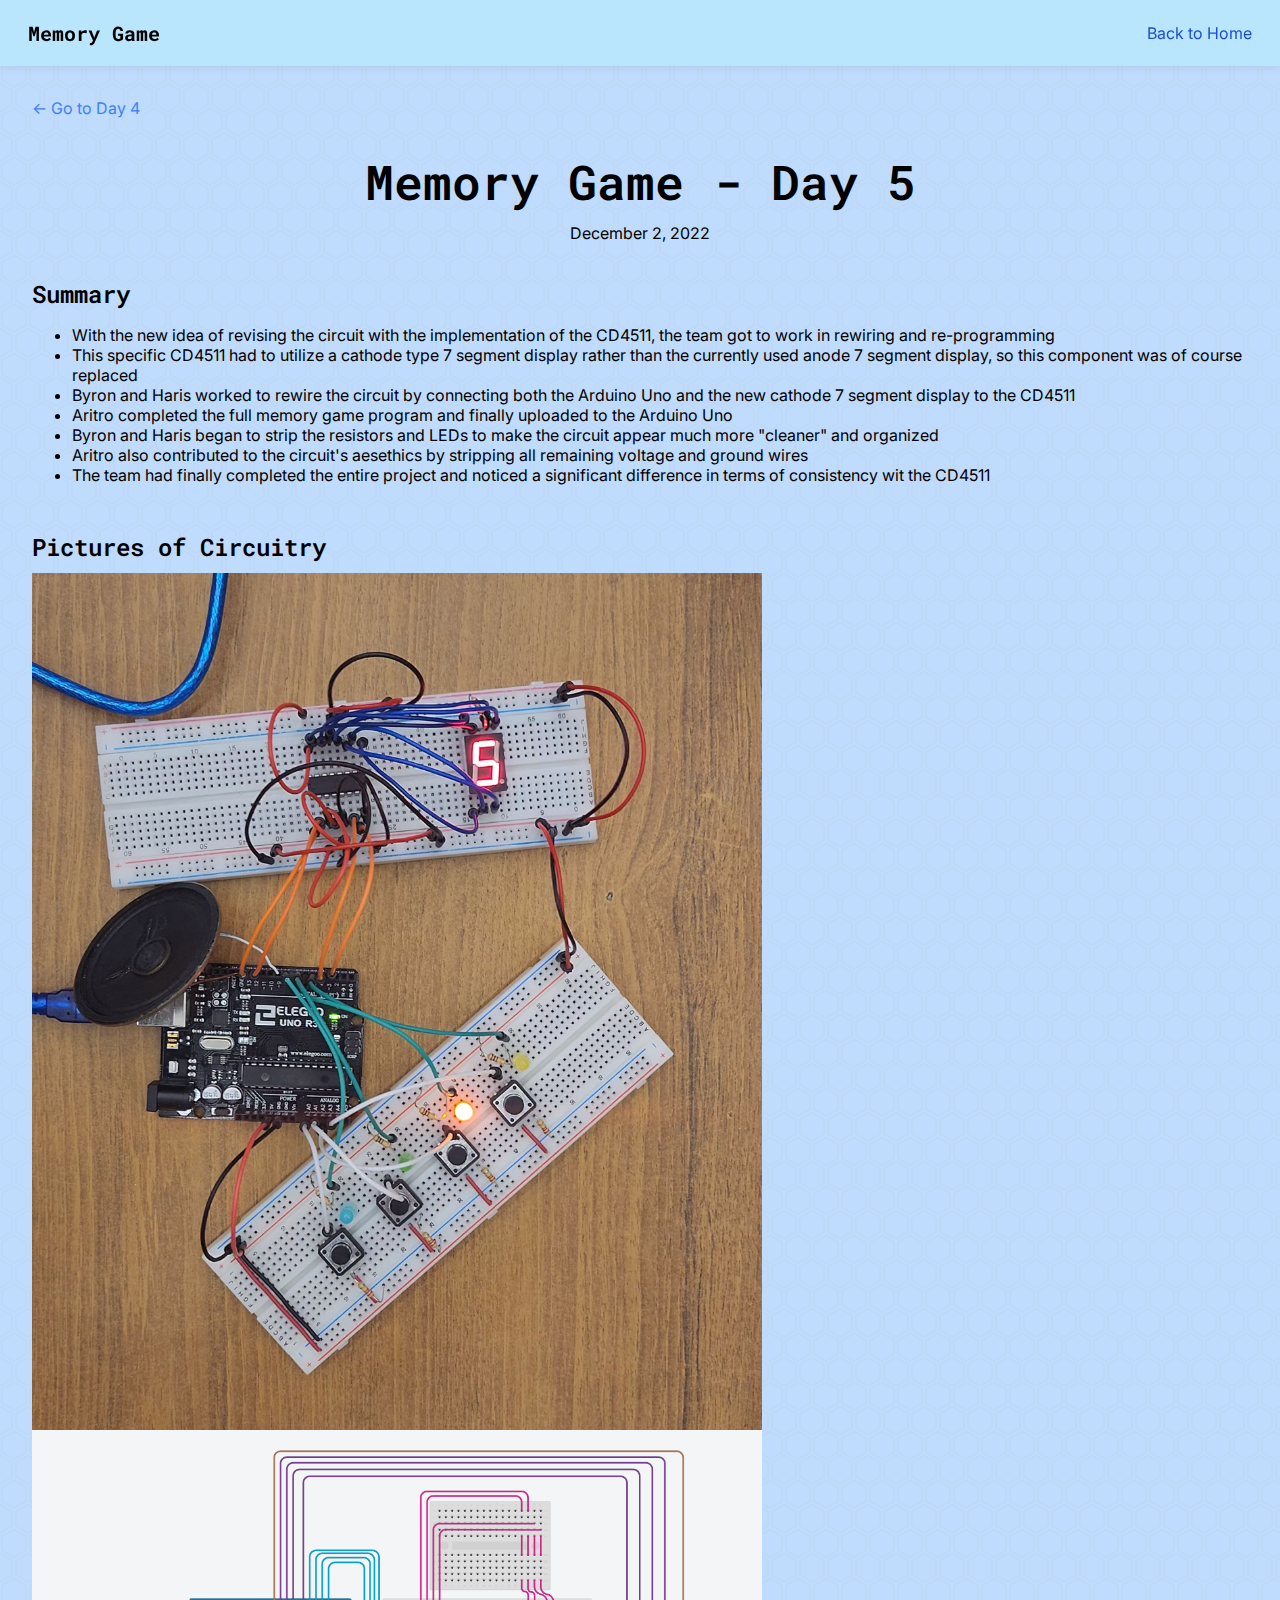
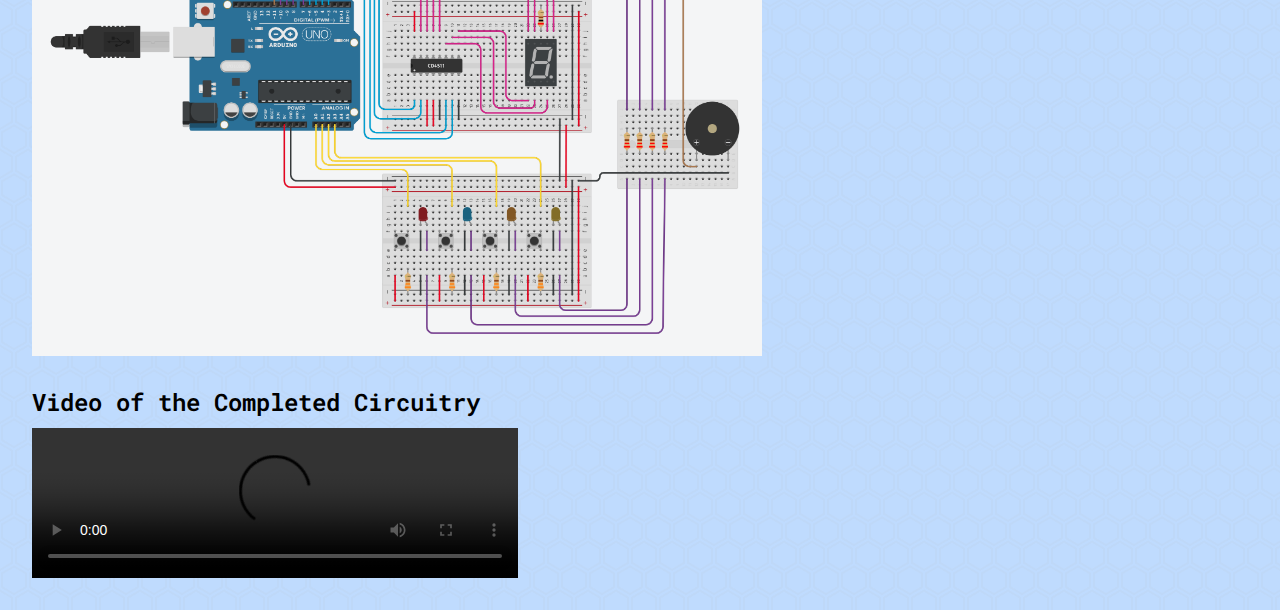
<file: day5.html>
<!DOCTYPE html>

<html>

<head>
    <title>Memory Game - Day 5</title>

    <link rel="preconnect" href="https://fonts.googleapis.com">
    <link rel="preconnect" href="https://fonts.gstatic.com" crossorigin>
    <link
        href="https://fonts.googleapis.com/css2?family=Inter:wght@100;200;300;400;500;600;700;800&family=Roboto+Mono:wght@500;600&display=swap"
        rel="stylesheet">
    <link rel="stylesheet" href="style.css">
    <link rel="stylesheet" href="log.css">
</head>

<body>
    <nav class="navbar">
        <p class="nav-title">Memory Game</p>

        <div class="nav-links">
            <a class="nav-link" href="./">Back to Home</a>
        </div>
    </nav>

    <main>
        <div style="width: 100%; display: flex; flex-direction: row; justify-content: space-between;">
            <a href="./day4.html" class="link">← Go to Day 4</a>
        </div>

        <h1 class="title center">Memory Game - Day 5</h1>
        <p class="subtitle center" style="margin-bottom: 5px;">December 2, 2022</p>

        <section style="display: flex; flex-direction: column; gap: 0;" id="project-description">
            <h2 class="" style="margin-top: 30px; margin-bottom: 10px;">Summary</h2>

            <ul style="margin-top: 5px;">
                <li>With the new idea of revising the circuit with the implementation of the CD4511, the team got to work in rewiring and re-programming</li>
                <li>This specific CD4511 had to utilize a cathode type 7 segment display rather than the currently used anode 7 segment display, so this component was of course replaced</li>
                <li>Byron and Haris worked to rewire the circuit by connecting both the Arduino Uno and the new cathode 7 segment display to the CD4511</li>
                <li>Aritro completed the full memory game program and finally uploaded to the Arduino Uno</li>
                <li>Byron and Haris began to strip the resistors and LEDs to make the circuit appear much more "cleaner" and organized</li>
                <li>Aritro also contributed to the circuit's aesethics by stripping all remaining voltage and ground wires</li>
                <li>The team had finally completed the entire project and noticed a significant difference in terms of consistency wit the CD4511</li>
            </ul>

            <h2 class="" style="margin-top: 30px; margin-bottom: 10px;">Pictures of Circuitry</h2>
            
            <img src="./media/pictures/pDay5.jpg" width="60%"/>
            <img src="./media/diagrams/tDay5.jpg" width="60%"/>

            <h2 class="" style="margin-top: 30px; margin-bottom: 10px;">Video of the Completed Circuitry</h2>

            <video src="https://hariskhawja.github.io/Memory-Game/media/videos/circuit_demo_compressed.mp4" controls
                    style="width: min(max(300px, 40%), 500px);"></video>

        </section>
    </main>
</body>

</html>
</file>
<file: style.css>
body {
    min-height: 100vh;
    margin: 0;

    font-family: "Inter", sans-serif;

    background-color: #bfdbfe;
    background-image: url("data:image/svg+xml,%3Csvg xmlns='http://www.w3.org/2000/svg' width='28' height='49' viewBox='0 0 28 49'%3E%3Cg fill-rule='evenodd'%3E%3Cg id='hexagons' fill='%23b0b0b0' fill-opacity='0.08' fill-rule='nonzero'%3E%3Cpath d='M13.99 9.25l13 7.5v15l-13 7.5L1 31.75v-15l12.99-7.5zM3 17.9v12.7l10.99 6.34 11-6.35V17.9l-11-6.34L3 17.9zM0 15l12.98-7.5V0h-2v6.35L0 12.69v2.3zm0 18.5L12.98 41v8h-2v-6.85L0 35.81v-2.3zM15 0v7.5L27.99 15H28v-2.31h-.01L17 6.35V0h-2zm0 49v-8l12.99-7.5H28v2.31h-.01L17 42.15V49h-2z'/%3E%3C/g%3E%3C/g%3E%3C/svg%3E");
}

main {
    padding: 1rem;
}

h1,
h2,
h3,
h4,
h5,
h6 {
    font-family: "Roboto Mono", monospace;
    font-weight: 600;
}

h1 {
    font-size: 3rem;
}

.center {
    text-align: center;
}

.title {
    margin-bottom: 10px;
}
.subtitle {
    font-size: 1rem;
    margin-top: 0;
}

body::-webkit-scrollbar {
    width: 1em;
}

body::-webkit-scrollbar-track {
    box-shadow: inset 0 0 6px rgba(0, 0, 0, 0.3);
}

body::-webkit-scrollbar-thumb {
    background-color: darkgrey;
    outline: 1px solid slategrey;
}

table, th, td {
    border: 3px solid black;
}

th, td {
    padding: 5px;
    text-align: center;
}

table {
    border-collapse: collapse;
    table-layout: fixed;
}

th {
    font-size: 1.1rem;
    background-color: #c7d2fe;
    font-weight: 700;
}

.part-list img {
    width: max(75px, 30%);
    height: auto;
}

.link {
    color: #3b82f6;
    text-decoration: none;
    transition: all 0.1s ease-in-out;
}

.link:hover {
    text-decoration: underline;
}

.link:active {
    color: #1d4ed8;
    text-decoration: underline;
}

nav.navbar {
    display: flex;
    justify-content: space-between;
    align-items: center;
    padding: 0rem 1.75rem;
    background: #bae6fd;
    box-shadow: 0 0 10px rgba(0, 0, 0, 0.1);
    position: sticky;
    top: 0;
    z-index: 9999999999999999999999999999999;
}

nav.navbar > p.nav-title {
    font-size: 1.25rem;
    font-family: "Roboto Mono", monospace;
    font-weight: 900;
}

nav.navbar div.nav-links {
    display: flex;
    gap: 1rem;
}

nav.navbar a.nav-link {
    font-weight: 400;
    text-decoration: none;
    color: #1d4ed8;
    transition: all 0.1s ease-in-out;
}

nav.navbar a.nav-link:hover {
    text-decoration: underline;
}
</file>
<file: log.css>
main {
    padding: 2rem;
}
</file>
